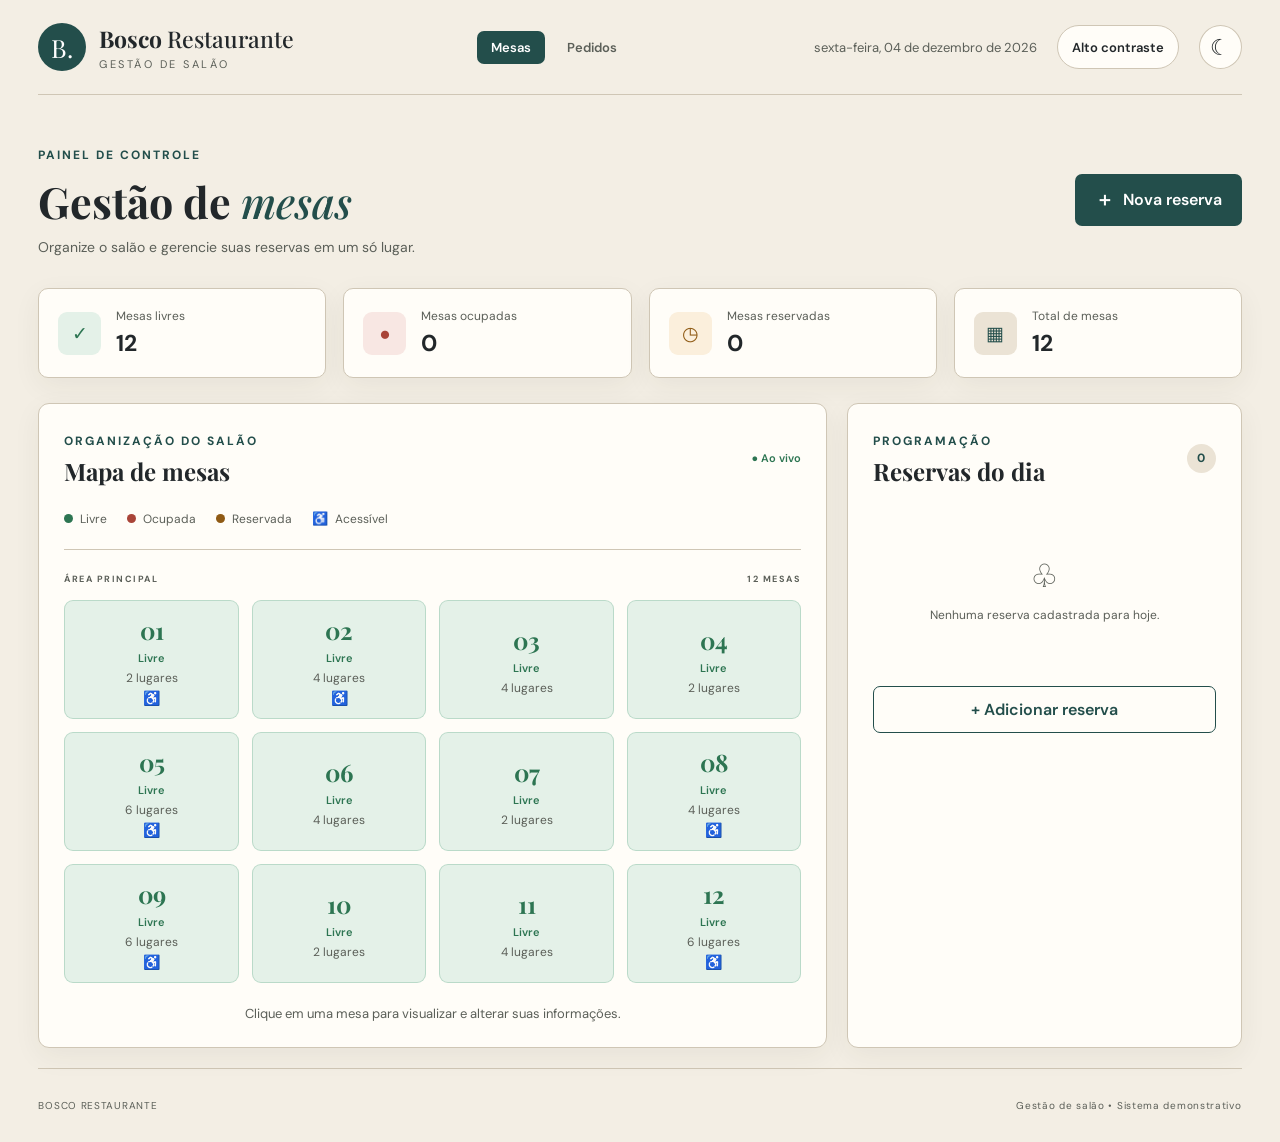
<file: index.html>
<!DOCTYPE html>
<html lang="pt-BR">
<head>
    <meta charset="UTF-8">
    <meta name="viewport" content="width=device-width, initial-scale=1.0">
    <title>Bosco Restaurante | Gestão de Mesas</title>

    <link rel="stylesheet" href="style.css">

    <link rel="preconnect" href="https://fonts.googleapis.com">
    <link rel="preconnect" href="https://fonts.gstatic.com" crossorigin>

    <link href="https://fonts.googleapis.com/css2?family=DM+Sans:wght@400;500;600;700&family=Playfair+Display:wght@500;600;700&display=swap" rel="stylesheet">
</head>

<body>
    <div class="app-container">

        <header class="topbar">
            <div class="brand">
                <div class="brand-icon">B.</div>
                <div>
                    <h1>Bosco <span>Restaurante</span></h1>
                    <p>GESTÃO DE SALÃO</p>
                </div>
            </div>
            
<nav class="nav-principal" aria-label="Módulos do sistema">
             <a href="index.html" class="nav-link active">Mesas</a>
             <a href="pedidos.html" class="nav-link">Pedidos</a>
         </nav>
            
            <div class="header-actions">
                <span class="date-display" id="currentDate"></span>
                <button class="contrast-toggle" id="highContrastToggle" type="button" aria-pressed="false">Alto contraste</button>
                <button class="theme-toggle" id="themeToggle" aria-label="Alternar tema">
                    <span id="themeIcon">☾</span>
                </button>
            </div>
        </header>

        <main>
            <section class="welcome-section">
                <div>
                    <span class="eyebrow">PAINEL DE CONTROLE</span>
                    <h2>Gestão de <em>mesas</em></h2>
                    <p>Organize o salão e gerencie suas reservas em um só lugar.</p>
                </div>

                <button class="primary-button" id="openReservation">
                    <span>＋</span> Nova reserva
                </button>
            </section>

            <section class="summary-grid">
                <article class="summary-card">
                    <div class="summary-icon free-icon">✓</div>
                    <div>
                        <p>Mesas livres</p>
                        <strong id="freeCount">0</strong>
                    </div>
                </article>

                <article class="summary-card">
                    <div class="summary-icon occupied-icon">●</div>
                    <div>
                        <p>Mesas ocupadas</p>
                        <strong id="occupiedCount">0</strong>
                    </div>
                </article>

                <article class="summary-card">
                    <div class="summary-icon reserved-icon">◷</div>
                    <div>
                        <p>Mesas reservadas</p>
                        <strong id="reservedCount">0</strong>
                    </div>
                </article>

                <article class="summary-card">
                    <div class="summary-icon total-icon">▦</div>
                    <div>
                        <p>Total de mesas</p>
                        <strong id="totalCount">12</strong>
                    </div>
                </article>
            </section>

            <section class="content-grid">

                <div class="map-panel">
                    <div class="panel-heading">
                        <div>
                            <span class="eyebrow">ORGANIZAÇÃO DO SALÃO</span>
                            <h3>Mapa de mesas</h3>
                        </div>
                        <span class="live-indicator">● Ao vivo</span>
                    </div>

                    <div class="legend">
                        <span><i class="dot free-dot"></i> Livre</span>
                        <span><i class="dot occupied-dot"></i> Ocupada</span>
                        <span><i class="dot reserved-dot"></i> Reservada</span>
                        <span><i class="access-mark" aria-hidden="true">♿</i> Acessível</span>
                    </div>

                    <div class="salon-label">
                        <span>ÁREA PRINCIPAL</span>
                        <span>12 MESAS</span>
                    </div>

                    <div class="tables-grid" id="tablesGrid"></div>

                    <p class="map-hint">
                        Clique em uma mesa para visualizar e alterar suas informações.
                    </p>
                </div>

                <aside class="reservations-panel">
                    <div class="panel-heading">
                        <div>
                            <span class="eyebrow">PROGRAMAÇÃO</span>
                            <h3>Reservas do dia</h3>
                        </div>
                        <span class="reservation-number" id="reservationCount">0</span>
                    </div>

                    <div class="reservations-list" id="reservationsList">
                        <div class="empty-state">
                            <span>♧</span>
                            <p>Nenhuma reserva cadastrada.</p>
                        </div>
                    </div>

                    <button class="secondary-button" id="openReservationBottom">
                        + Adicionar reserva
                    </button>
                </aside>

            </section>
        </main>

        <footer>
            <span>BOSCO RESTAURANTE</span>
            <span>Gestão de salão • Sistema demonstrativo</span>
        </footer>
    </div>

    <!-- MODAL DE RESERVA -->

    <div class="modal-overlay" id="reservationModal">
        <div class="modal">
            <div class="modal-header">
                <div>
                    <span class="eyebrow">NOVA RESERVA</span>
                    <h3>Registrar reserva</h3>
                </div>
                <button class="close-modal" data-close="reservationModal">×</button>
            </div>

            <form id="reservationForm">
                <label for="customerName">Nome do cliente</label>
                <input type="text" id="customerName" placeholder="Digite o nome completo" required>

                <div class="form-row">
                    <div>
                        <label for="reservationDate">Data</label>
                        <input type="date" id="reservationDate" required>
                    </div>

                    <div>
                        <label for="reservationTime">Horário</label>
                        <input type="time" id="reservationTime" required>
                    </div>
                </div>

                <div class="form-row">
                    <div>
                        <label for="peopleCount">Quantidade de pessoas</label>
                        <input type="number" id="peopleCount" min="1" max="12" value="2" required>
                    </div>

                    <div>
                        <label for="reservationTable">Mesa</label>
                        <select id="reservationTable" required>
                            <option value="">Selecione uma mesa</option>
                        </select>
                    </div>
                </div>

                <fieldset class="accessibility-fieldset">
                    <legend>Necessidades de acessibilidade <span class="optional">(opcional)</span></legend>
                    <p class="field-hint">Marque apenas o que for necessário. O sistema sugere somente mesas adequadas.</p>

                    <div class="needs-grid">
                        <label class="check-option">
                            <input type="checkbox" name="accessNeeds" value="wheelchair">
                            Cadeirante
                        </label>
                        <label class="check-option">
                            <input type="checkbox" name="accessNeeds" value="reduced_mobility">
                            Mobilidade reduzida
                        </label>
                        <label class="check-option">
                            <input type="checkbox" name="accessNeeds" value="guide_dog">
                            Cão-guia
                        </label>
                        <label class="check-option">
                            <input type="checkbox" name="accessNeeds" value="visual">
                            Deficiência visual
                        </label>
                        <label class="check-option">
                            <input type="checkbox" name="accessNeeds" value="hearing">
                            Deficiência auditiva
                        </label>
                    </div>
                </fieldset>

                <div class="suggestion-box" id="tableSuggestions" aria-live="polite" hidden></div>

                <label for="reservationNotes">Observações</label>
                <textarea id="reservationNotes" placeholder="Alguma informação adicional?"></textarea>

                <div class="modal-actions">
                    <button type="button" class="cancel-button" data-close="reservationModal">Cancelar</button>
                    <button type="submit" class="primary-button">Salvar reserva</button>
                </div>
            </form>
        </div>
    </div>

    <!-- MODAL DE DETALHES DA MESA -->

    <div class="modal-overlay" id="tableModal">
        <div class="modal">
            <div class="modal-header">
                <div>
                    <span class="eyebrow">GERENCIAMENTO</span>
                    <h3 id="tableModalTitle">Mesa</h3>
                </div>
                <button class="close-modal" data-close="tableModal">×</button>
            </div>

            <div class="table-details">
                <p>Status atual</p>
                <span id="currentTableStatus" class="status-badge"></span>
            </div>

            <label for="tableStatus">Alterar status</label>
            <select id="tableStatus">
                <option value="free">Livre</option>
                <option value="occupied">Ocupada</option>
                <option value="reserved">Reservada</option>
            </select>

            <div id="tableReservationInfo" class="table-reservation-info"></div>

            <div class="modal-actions">
                <button class="cancel-button" data-close="tableModal">Fechar</button>
                <button class="primary-button" id="saveTableStatus">Salvar alterações</button>
            </div>
        </div>
    </div>

    <div class="toast" id="toast"></div>

    <script src="script.js"></script>
</body>
</html>
</file>
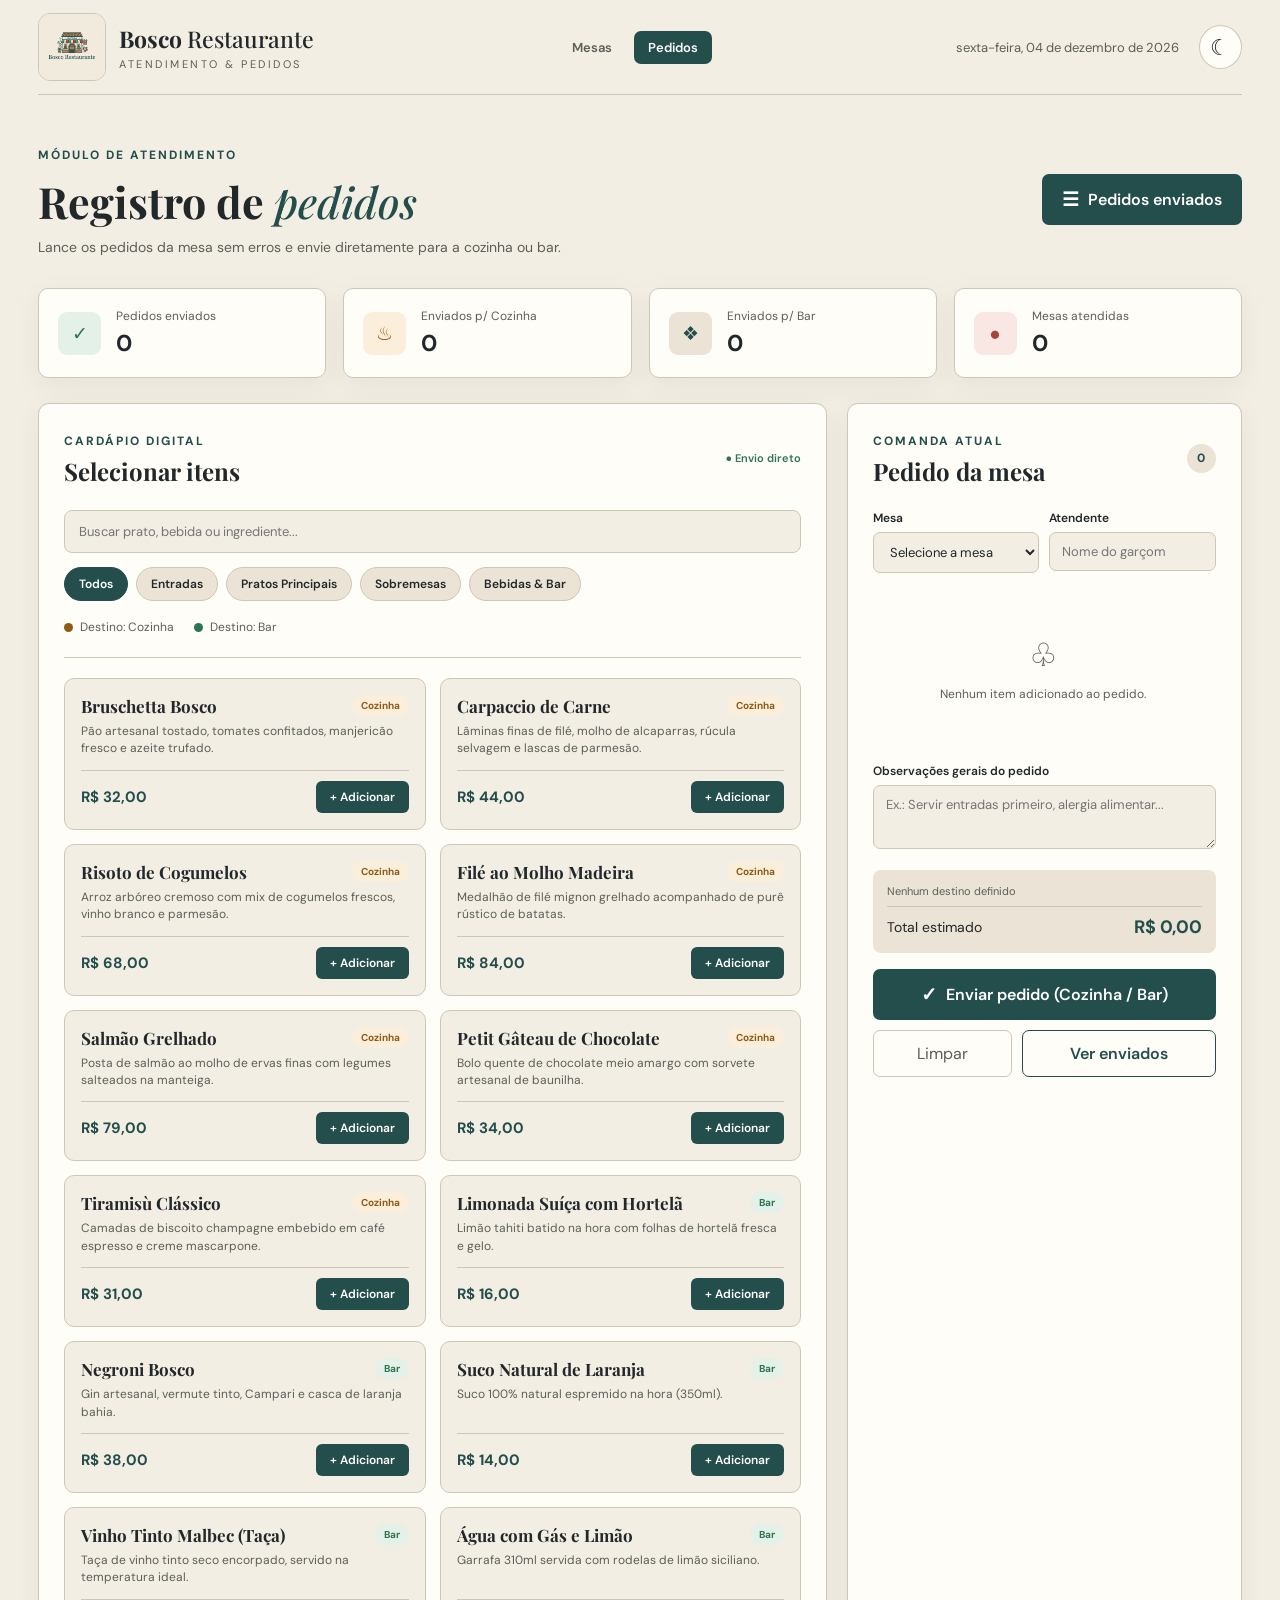
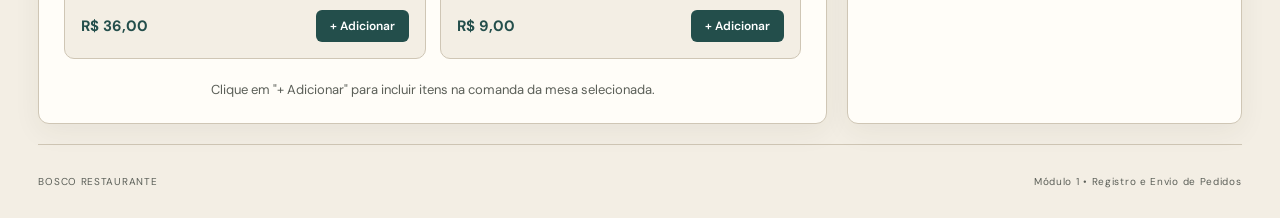
<file: pedidos.html>
<!DOCTYPE html>
<html lang="pt-BR">
<head>
    <meta charset="UTF-8">
    <meta name="viewport" content="width=device-width, initial-scale=1.0">
    <title>Bosco Restaurante | Registro de Pedidos</title>
    <link rel="icon" type="image/png" href="logo.png">

    <link rel="stylesheet" href="style.css">

    <link rel="preconnect" href="https://fonts.googleapis.com">
    <link rel="preconnect" href="https://fonts.gstatic.com" crossorigin>
    <link href="https://fonts.googleapis.com/css2?family=DM+Sans:wght@400;500;600;700&family=Playfair+Display:wght@500;600;700&display=swap" rel="stylesheet">
</head>

<body>
    <div class="app-container">

        <header class="topbar">
            <div class="brand">
                <img src="logo.png" alt="Logo Bosco Restaurante" class="brand-logo">
                <div>
                    <h1>Bosco <span>Restaurante</span></h1>
                    <p>ATENDIMENTO & PEDIDOS</p>
                </div>
            </div>
            
<nav class="nav-principal" aria-label="Módulos do sistema">
                <a href="index.html" class="nav-link">Mesas</a>
                <a href="pedidos.html" class="nav-link active">Pedidos</a>
            </nav>
            
            <div class="header-actions">
                <span class="date-display" id="currentDate"></span>
                <button class="theme-toggle" id="themeToggle" aria-label="Alternar tema">
                    <span id="themeIcon">☾</span>
                </button>
            </div>
        </header>

        <main>
            <section class="welcome-section">
                <div>
                    <span class="eyebrow">MÓDULO DE ATENDIMENTO</span>
                    <h2>Registro de <em>pedidos</em></h2>
                    <p>Lance os pedidos da mesa sem erros e envie diretamente para a cozinha ou bar.</p>
                </div>

                <button class="primary-button" id="openSentOrdersBtn">
                    <span>☰</span> Pedidos enviados
                </button>
            </section>

            <section class="summary-grid">
                <article class="summary-card">
                    <div class="summary-icon free-icon">✓</div>
                    <div>
                        <p>Pedidos enviados</p>
                        <strong id="totalOrdersCount">0</strong>
                    </div>
                </article>

                <article class="summary-card">
                    <div class="summary-icon reserved-icon">♨</div>
                    <div>
                        <p>Enviados p/ Cozinha</p>
                        <strong id="kitchenOrdersCount">0</strong>
                    </div>
                </article>

                <article class="summary-card">
                    <div class="summary-icon total-icon">❖</div>
                    <div>
                        <p>Enviados p/ Bar</p>
                        <strong id="barOrdersCount">0</strong>
                    </div>
                </article>

                <article class="summary-card">
                    <div class="summary-icon occupied-icon">●</div>
                    <div>
                        <p>Mesas atendidas</p>
                        <strong id="activeTablesCount">0</strong>
                    </div>
                </article>
            </section>

            <section class="content-grid">

                <!-- COLUNA ESQUERDA: CARDÁPIO -->
                <div class="map-panel">
                    <div class="panel-heading">
                        <div>
                            <span class="eyebrow">CARDÁPIO DIGITAL</span>
                            <h3>Selecionar itens</h3>
                        </div>
                        <span class="live-indicator">● Envio direto</span>
                    </div>

                    <div class="ped-controls">
                        <input
                            type="search"
                            id="menuSearch"
                            class="ped-search-input"
                            placeholder="Buscar prato, bebida ou ingrediente..."
                            aria-label="Buscar item no cardápio"
                        >

                        <div class="ped-tabs" id="categoryTabs" role="tablist">
                            <button type="button" class="ped-tab active" data-category="all">Todos</button>
                            <button type="button" class="ped-tab" data-category="entradas">Entradas</button>
                            <button type="button" class="ped-tab" data-category="principais">Pratos Principais</button>
                            <button type="button" class="ped-tab" data-category="sobremesas">Sobremesas</button>
                            <button type="button" class="ped-tab" data-category="bebidas">Bebidas & Bar</button>
                        </div>
                    </div>

                    <div class="legend ped-legend">
                        <span><i class="dot reserved-dot"></i> Destino: Cozinha</span>
                        <span><i class="dot free-dot"></i> Destino: Bar</span>
                    </div>

                    <div class="ped-menu-grid" id="menuGrid"></div>

                    <p class="map-hint">
                        Clique em "+ Adicionar" para incluir itens na comanda da mesa selecionada.
                    </p>
                </div>

                <!-- COLUNA DIREITA: COMANDA / PEDIDO ATUAL -->
                <aside class="reservations-panel">
                    <div class="panel-heading">
                        <div>
                            <span class="eyebrow">COMANDA ATUAL</span>
                            <h3>Pedido da mesa</h3>
                        </div>
                        <span class="reservation-number" id="orderItemsBadge">0</span>
                    </div>

                    <form id="orderForm" class="ped-order-form">
                        <div class="ped-form-grid">
                            <div>
                                <label for="orderTableSelect">Mesa</label>
                                <select id="orderTableSelect" required>
                                    <option value="">Selecione a mesa</option>
                                </select>
                            </div>

                            <div>
                                <label for="waiterName">Atendente</label>
                                <input type="text" id="waiterName" placeholder="Nome do garçom" required>
                            </div>
                        </div>

                        <div class="ped-cart-list" id="currentOrderList">
                            <div class="empty-state">
                                <span>♧</span>
                                <p>Nenhum item adicionado ao pedido.</p>
                            </div>
                        </div>

                        <div class="ped-notes-group">
                            <label for="orderGeneralNotes">Observações gerais do pedido</label>
                            <textarea id="orderGeneralNotes" placeholder="Ex.: Servir entradas primeiro, alergia alimentar..."></textarea>
                        </div>

                        <div class="ped-summary-box">
                            <div class="ped-routing-info" id="routingPreview">
                                Nenhum destino definido
                            </div>
                            <div class="ped-total-row">
                                <span>Total estimado</span>
                                <strong id="orderTotalValue">R$ 0,00</strong>
                            </div>
                        </div>

                        <div class="ped-actions-stack">
                            <button type="submit" class="primary-button ped-submit-btn">
                                <span>✓</span> Enviar pedido (Cozinha / Bar)
                            </button>

                            <div class="ped-secondary-actions">
                                <button type="button" class="cancel-button" id="clearOrderBtn">Limpar</button>
                                <button type="button" class="secondary-button ped-no-margin" id="viewSentOrdersBottom">
                                    Ver enviados
                                </button>
                            </div>
                        </div>
                    </form>
                </aside>

            </section>
        </main>

        <footer>
            <span>BOSCO RESTAURANTE</span>
            <span>Módulo 1 • Registro e Envio de Pedidos</span>
        </footer>
    </div>

    <!-- MODAL DE PEDIDOS ENVIADOS -->
    <div class="modal-overlay" id="sentOrdersModal">
        <div class="modal ped-modal-wide">
            <div class="modal-header">
                <div>
                    <span class="eyebrow">FILA DE PRODUÇÃO</span>
                    <h3>Pedidos enviados hoje</h3>
                </div>
                <button class="close-modal" data-close="sentOrdersModal" aria-label="Fechar modal">×</button>
            </div>

            <div class="ped-modal-filter">
                <label for="sentOrdersFilter">Filtrar por setor de destino</label>
                <select id="sentOrdersFilter">
                    <option value="all">Todos os setores (Cozinha e Bar)</option>
                    <option value="Cozinha">Apenas Cozinha</option>
                    <option value="Bar">Apenas Bar</option>
                </select>
            </div>

            <div class="reservations-list" id="sentOrdersList"></div>

            <div class="modal-actions">
                <button type="button" class="cancel-button" data-close="sentOrdersModal">Fechar</button>
            </div>
        </div>
    </div>

    <div class="toast" id="toast"></div>

    <script src="pedidos.js"></script>
</body>
</html>
</file>
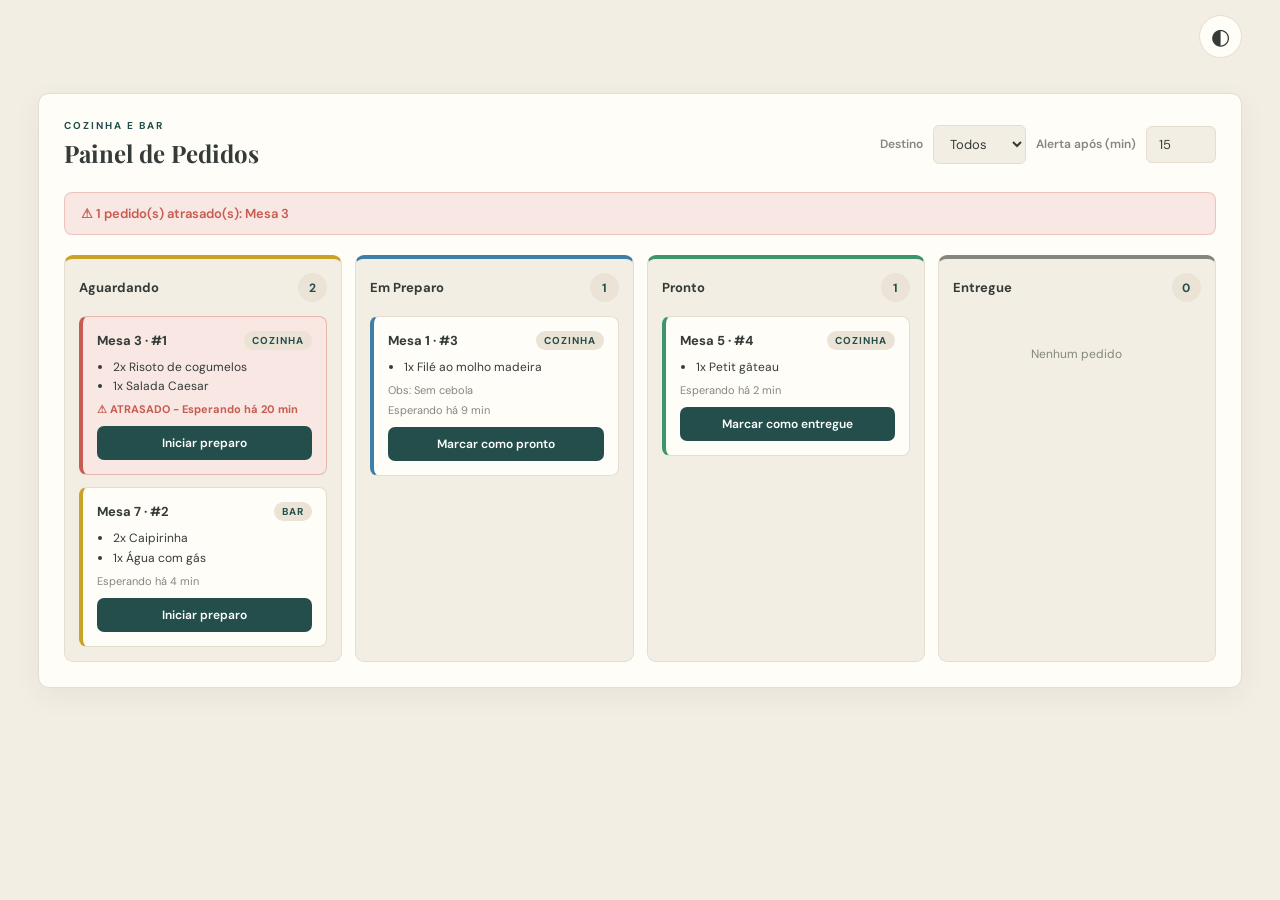
<file: previa-painel.html>
<!DOCTYPE html>
<html lang="pt-BR"><head><meta charset="UTF-8">
<meta name="viewport" content="width=device-width, initial-scale=1.0">
<title>Prévia - Painel de Pedidos (padrão do grupo)</title>
<link href="https://fonts.googleapis.com/css2?family=DM+Sans:wght@400;500;600;700&family=Playfair+Display:wght@500;700&display=swap" rel="stylesheet">
<style>

:root {
    --bg: #f3eee4;
    --surface: #fffdf8;
    --surface-soft: #ebe3d5;
    --text: #343b38;
    --muted: #85877f;
    --primary: #234e4b;
    --primary-hover: #173d3b;
    --border: #e5ddcf;
    --shadow: 0 8px 28px rgba(55, 47, 34, .06);

    --free: #3e946d;
    --free-bg: #e4f1e8;
    --occupied: #c75c50;
    --occupied-bg: #f8e7e3;
    --reserved: #d38a37;
    --reserved-bg: #fbefdc;
}

body.dark-theme {
    --bg: #142e32;
    --surface: #1d3b3e;
    --surface-soft: #28484a;
    --text: #f2eee4;
    --muted: #b2c0b9;
    --primary: #c38a57;
    --primary-hover: #d29b68;
    --border: #355457;
    --shadow: 0 8px 28px rgba(0, 0, 0, .16);

    --free-bg: #234b42;
    --occupied-bg: #573936;
    --reserved-bg: #59452d;
}

* {
    margin: 0;
    padding: 0;
    box-sizing: border-box;
}

body {
    background: var(--bg);
    color: var(--text);
    font-family: 'DM Sans', sans-serif;
    min-height: 100vh;
    transition: background .3s, color .3s;
}

button, input, select, textarea {
    font: inherit;
}

button {
    cursor: pointer;
}

.app-container {
    width: min(1440px, 94%);
    margin: auto;
}

/* HEADER */

.topbar {
    min-height: 95px;
    display: flex;
    align-items: center;
    justify-content: space-between;
    border-bottom: 1px solid var(--border);
}

.brand {
    display: flex;
    align-items: center;
    gap: 13px;
}

.brand-icon {
    width: 48px;
    height: 48px;
    background: var(--primary);
    color: #fff;
    display: grid;
    place-items: center;
    font-family: 'Playfair Display', serif;
    font-size: 25px;
    border-radius: 50%;
}

.brand h1 {
    font-family: 'Playfair Display', serif;
    font-size: 23px;
}

.brand h1 span {
    font-weight: 500;
}

.brand p {
    color: var(--muted);
    font-size: 9px;
    letter-spacing: 2.5px;
    margin-top: 3px;
}

.header-actions {
    display: flex;
    align-items: center;
    gap: 20px;
}

.date-display {
    color: var(--muted);
    font-size: 13px;
}

.theme-toggle {
    border: 1px solid var(--border);
    background: var(--surface);
    color: var(--text);
    border-radius: 50%;
    width: 43px;
    height: 43px;
    font-size: 22px;
}

/* WELCOME */

.welcome-section {
    display: flex;
    align-items: center;
    justify-content: space-between;
    gap: 20px;
    padding: 48px 0 32px;
}

.eyebrow {
    color: var(--primary);
    font-size: 10px;
    font-weight: 700;
    letter-spacing: 2px;
}

.welcome-section h2 {
    font-family: 'Playfair Display', serif;
    font-size: clamp(32px, 4vw, 43px);
    margin: 8px 0;
}

.welcome-section h2 em {
    color: var(--primary);
    font-weight: 500;
}

.welcome-section p {
    color: var(--muted);
    font-size: 14px;
}

.primary-button {
    background: var(--primary);
    color: #fff;
    border: none;
    padding: 13px 20px;
    border-radius: 7px;
    font-weight: 600;
    transition: .2s;
}

.primary-button:hover {
    background: var(--primary-hover);
    transform: translateY(-2px);
}

.primary-button span {
    font-size: 19px;
    vertical-align: -1px;
    margin-right: 5px;
}

/* SUMMARY */

.summary-grid {
    display: grid;
    grid-template-columns: repeat(4, 1fr);
    gap: 17px;
    margin-bottom: 25px;
}

.summary-card {
    background: var(--surface);
    border: 1px solid var(--border);
    border-radius: 10px;
    padding: 19px;
    display: flex;
    align-items: center;
    gap: 15px;
    box-shadow: var(--shadow);
}

.summary-icon {
    width: 43px;
    height: 43px;
    border-radius: 9px;
    display: grid;
    place-items: center;
    font-size: 19px;
}

.free-icon {
    background: var(--free-bg);
    color: var(--free);
}

.occupied-icon {
    background: var(--occupied-bg);
    color: var(--occupied);
}

.reserved-icon {
    background: var(--reserved-bg);
    color: var(--reserved);
}

.total-icon {
    background: var(--surface-soft);
    color: var(--primary);
}

.summary-card p {
    color: var(--muted);
    font-size: 12px;
    margin-bottom: 4px;
}

.summary-card strong {
    font-size: 23px;
}

/* MAIN CONTENT */

.content-grid {
    display: grid;
    grid-template-columns: minmax(0, 1.8fr) minmax(280px, .9fr);
    gap: 20px;
}

.map-panel, .reservations-panel {
    background: var(--surface);
    border: 1px solid var(--border);
    border-radius: 11px;
    padding: 25px;
    box-shadow: var(--shadow);
    min-width: 0;
}

.panel-heading {
    display: flex;
    align-items: center;
    justify-content: space-between;
    margin-bottom: 23px;
}

.panel-heading h3 {
    font-family: 'Playfair Display', serif;
    font-size: 24px;
    margin-top: 5px;
}

.live-indicator {
    color: var(--free);
    font-size: 11px;
    font-weight: 600;
}

.legend {
    display: flex;
    flex-wrap: wrap;
    gap: 20px;
    padding-bottom: 22px;
    border-bottom: 1px solid var(--border);
}

.legend span {
    font-size: 12px;
    color: var(--muted);
    display: flex;
    align-items: center;
    gap: 7px;
}

.dot {
    width: 9px;
    height: 9px;
    border-radius: 50%;
}

.free-dot { background: var(--free); }
.occupied-dot { background: var(--occupied); }
.reserved-dot { background: var(--reserved); }

.salon-label {
    display: flex;
    justify-content: space-between;
    color: var(--muted);
    font-size: 9px;
    letter-spacing: 1.5px;
    font-weight: 700;
    margin: 23px 0 15px;
}

/* TABLE MAP */

.tables-grid {
    display: grid;
    grid-template-columns: repeat(4, minmax(0, 1fr));
    gap: 13px;
}

.table-card {
    min-height: 112px;
    border: 1px solid transparent;
    border-radius: 9px;
    padding: 13px 8px;
    display: flex;
    flex-direction: column;
    align-items: center;
    justify-content: center;
    gap: 5px;
    transition: .2s;
    cursor: pointer;
}

.table-card:hover {
    transform: translateY(-4px);
    box-shadow: var(--shadow);
}

.table-card.free {
    background: var(--free-bg);
    border-color: rgba(62, 148, 109, .25);
}

.table-card.occupied {
    background: var(--occupied-bg);
    border-color: rgba(199, 92, 80, .25);
}

.table-card.reserved {
    background: var(--reserved-bg);
    border-color: rgba(211, 138, 55, .25);
}

.table-number {
    font-family: 'Playfair Display', serif;
    font-size: 24px;
    font-weight: 700;
}

.table-card.free .table-number,
.table-card.free .table-status {
    color: var(--free);
}

.table-card.occupied .table-number,
.table-card.occupied .table-status {
    color: var(--occupied);
}

.table-card.reserved .table-number,
.table-card.reserved .table-status {
    color: var(--reserved);
}

.table-status {
    font-size: 11px;
    font-weight: 600;
}

.table-capacity {
    font-size: 10px;
    color: var(--muted);
}

.map-hint {
    color: var(--muted);
    font-size: 11px;
    text-align: center;
    margin-top: 22px;
}

/* RESERVATIONS */

.reservation-number {
    background: var(--surface-soft);
    color: var(--primary);
    border-radius: 50%;
    width: 29px;
    height: 29px;
    display: grid;
    place-items: center;
    font-weight: 700;
    font-size: 12px;
}

.reservations-list {
    display: flex;
    flex-direction: column;
    gap: 12px;
    max-height: 390px;
    overflow-y: auto;
}

.reservation-item {
    border: 1px solid var(--border);
    border-radius: 8px;
    padding: 14px;
    display: flex;
    justify-content: space-between;
    gap: 10px;
    align-items: center;
}

.reservation-item h4 {
    font-size: 13px;
    margin-bottom: 5px;
}

.reservation-item p {
    font-size: 11px;
    color: var(--muted);
    margin-top: 3px;
}

.reservation-time {
    color: var(--primary);
    font-size: 12px;
    font-weight: 700;
    white-space: nowrap;
}

.delete-reservation {
    background: transparent;
    border: none;
    color: var(--occupied);
    font-size: 18px;
    margin-left: 8px;
}

.empty-state {
    text-align: center;
    color: var(--muted);
    padding: 45px 10px;
}

.empty-state span {
    font-size: 32px;
}

.empty-state p {
    font-size: 12px;
    margin-top: 10px;
}

.secondary-button {
    width: 100%;
    background: transparent;
    border: 1px solid var(--primary);
    color: var(--primary);
    padding: 12px;
    border-radius: 7px;
    margin-top: 18px;
    font-weight: 600;
    transition: .2s;
}

.secondary-button:hover {
    background: var(--primary);
    color: #fff;
}

/* MODALS */

.modal-overlay {
    position: fixed;
    inset: 0;
    background: rgba(12, 23, 22, .62);
    display: none;
    justify-content: center;
    align-items: center;
    padding: 15px;
    z-index: 10;
    backdrop-filter: blur(4px);
}

.modal-overlay.active {
    display: flex;
}

.modal {
    background: var(--surface);
    color: var(--text);
    width: min(470px, 100%);
    padding: 28px;
    border-radius: 12px;
    max-height: 90vh;
    overflow-y: auto;
    box-shadow: 0 20px 60px rgba(0,0,0,.2);
    animation: appear .2s ease;
}

@keyframes appear {
    from { opacity: 0; transform: translateY(12px); }
    to { opacity: 1; transform: translateY(0); }
}

.modal-header {
    display: flex;
    justify-content: space-between;
    align-items: flex-start;
    margin-bottom: 24px;
}

.modal-header h3 {
    font-family: 'Playfair Display', serif;
    font-size: 25px;
    margin-top: 5px;
}

.close-modal {
    background: var(--surface-soft);
    border: none;
    color: var(--text);
    width: 32px;
    height: 32px;
    border-radius: 50%;
    font-size: 21px;
}

.modal label {
    display: block;
    font-size: 12px;
    font-weight: 600;
    margin: 15px 0 7px;
}

.modal input,
.modal select,
.modal textarea {
    width: 100%;
    padding: 12px;
    border: 1px solid var(--border);
    border-radius: 6px;
    background: var(--bg);
    color: var(--text);
    outline: none;
}

.modal input:focus,
.modal select:focus,
.modal textarea:focus {
    border-color: var(--primary);
}

.modal textarea {
    resize: vertical;
    min-height: 80px;
}

.form-row {
    display: grid;
    grid-template-columns: 1fr 1fr;
    gap: 13px;
}

.modal-actions {
    display: flex;
    justify-content: flex-end;
    gap: 10px;
    margin-top: 25px;
}

.cancel-button {
    background: transparent;
    color: var(--muted);
    border: 1px solid var(--border);
    border-radius: 7px;
    padding: 12px 17px;
}

.table-details {
    background: var(--surface-soft);
    border-radius: 8px;
    padding: 14px;
    margin-bottom: 15px;
}

.table-details p {
    font-size: 11px;
    color: var(--muted);
    margin-bottom: 8px;
}

.status-badge {
    font-size: 12px;
    font-weight: 700;
}

.status-badge.free { color: var(--free); }
.status-badge.occupied { color: var(--occupied); }
.status-badge.reserved { color: var(--reserved); }

.table-reservation-info {
    font-size: 12px;
    color: var(--muted);
    line-height: 1.7;
    margin-top: 15px;
}

/* NOTIFICATIONS */

.toast {
    position: fixed;
    bottom: 25px;
    right: 25px;
    background: var(--primary);
    color: white;
    padding: 14px 20px;
    border-radius: 8px;
    font-size: 13px;
    opacity: 0;
    transform: translateY(15px);
    transition: .25s;
    pointer-events: none;
    z-index: 20;
}

.toast.show {
    opacity: 1;
    transform: translateY(0);
}

/* FOOTER */

footer {
    display: flex;
    justify-content: space-between;
    gap: 10px;
    padding: 30px 0;
    margin-top: 20px;
    border-top: 1px solid var(--border);
    color: var(--muted);
    font-size: 10px;
    letter-spacing: .7px;
}

/* RESPONSIVE */

@media (max-width: 950px) {
    .content-grid {
        grid-template-columns: 1fr;
    }

    .summary-grid {
        grid-template-columns: repeat(2, 1fr);
    }
}

@media (max-width: 600px) {
    .app-container {
        width: 92%;
    }

    .topbar {
        min-height: 78px;
    }

    .date-display {
        display: none;
    }

    .welcome-section {
        align-items: flex-start;
        flex-direction: column;
        padding: 32px 0 25px;
    }

    .summary-grid {
        gap: 10px;
    }

    .summary-card {
        padding: 13px 10px;
        gap: 9px;
    }

    .summary-icon {
        width: 34px;
        height: 34px;
    }

    .summary-card p {
        font-size: 10px;
    }

    .summary-card strong {
        font-size: 20px;
    }

    .map-panel, .reservations-panel {
        padding: 17px;
    }

    .tables-grid {
        grid-template-columns: repeat(3, minmax(0, 1fr));
        gap: 8px;
    }

    .table-card {
        min-height: 100px;
    }

    .form-row {
        grid-template-columns: 1fr;
        gap: 0;
    }

    footer {
        flex-direction: column;
    }
}

@media (prefers-reduced-motion: reduce) {
    *, *::before, *::after {
        animation-duration: .01ms !important;
        transition-duration: .01ms !important;
    }
}

/* ===================================================== */
/* PARTE 2 - MÓDULO DE STATUS DOS PEDIDOS (Kemilly)      */
/* Segue o padrão do style.css do grupo:                 */
/* fontes DM Sans / Playfair Display, variáveis de cor,  */
/* painel igual ao .map-panel e suporte ao tema escuro.  */
/* ===================================================== */

/* Cores dos status (mesmo estilo das variáveis do grupo).
   Ficam no body para acompanhar o tema escuro automaticamente. */
body {
    --waiting: #c9a227;      /* Aguardando (amarelo) */
    --waiting-bg: #fbf3d9;
    --preparing: #3f7ea6;    /* Em preparo (azul) */
    --preparing-bg: #e3eef5;
    --ready: var(--free);    /* Pronto (verde do grupo) */
    --ready-bg: var(--free-bg);
    --delivered: var(--muted);         /* Entregue (cinza) */
    --delivered-bg: var(--surface-soft);
    --late: var(--occupied);           /* Atrasado (vermelho do grupo) */
    --late-bg: var(--occupied-bg);
}

body.dark-theme {
    --waiting-bg: #574b2a;
    --preparing-bg: #2b4656;
}

/* Painel (mesmo visual do .map-panel) */
.status-panel {
    background: var(--surface);
    border: 1px solid var(--border);
    border-radius: 11px;
    padding: 25px;
    box-shadow: var(--shadow);
    margin-top: 20px;
}

/* Filtros no cabeçalho */
.status-controles {
    display: flex;
    align-items: center;
    flex-wrap: wrap;
    gap: 10px;
}

.status-controles label {
    font-size: 12px;
    font-weight: 600;
    color: var(--muted);
}

.status-controles select,
.status-controles input {
    padding: 9px 12px;
    border: 1px solid var(--border);
    border-radius: 6px;
    background: var(--bg);
    color: var(--text);
    font-size: 13px;
    outline: none;
}

.status-controles select:focus,
.status-controles input:focus {
    border-color: var(--primary);
}

.status-controles input {
    width: 70px;
}

/* Aviso de pedidos atrasados */
.status-alerta {
    background: var(--late-bg);
    color: var(--late);
    border: 1px solid rgba(199, 92, 80, .25);
    border-radius: 8px;
    padding: 12px 16px;
    font-size: 13px;
    font-weight: 600;
    margin-bottom: 20px;
}

/* Quadro com as 4 colunas */
.status-quadro {
    display: grid;
    grid-template-columns: repeat(4, minmax(0, 1fr));
    gap: 13px;
}

.status-coluna {
    background: var(--bg);
    border: 1px solid var(--border);
    border-top: 4px solid;
    border-radius: 9px;
    padding: 14px;
    min-height: 300px;
}

.coluna-aguardando { border-top-color: var(--waiting); }
.coluna-preparo    { border-top-color: var(--preparing); }
.coluna-pronto     { border-top-color: var(--ready); }
.coluna-entregue   { border-top-color: var(--delivered); }

.status-coluna h3 {
    display: flex;
    justify-content: space-between;
    align-items: center;
    font-size: 13px;
    font-weight: 700;
    margin-bottom: 14px;
}

/* Contador (mesmo estilo do .reservation-number) */
.status-contador {
    background: var(--surface-soft);
    color: var(--primary);
    border-radius: 50%;
    width: 29px;
    height: 29px;
    display: grid;
    place-items: center;
    font-size: 12px;
    font-weight: 700;
}

.status-lista {
    display: flex;
    flex-direction: column;
    gap: 12px;
}

.status-vazio {
    text-align: center;
    color: var(--muted);
    font-size: 12px;
    padding: 30px 10px;
}

/* Card de pedido */
.status-card {
    background: var(--surface);
    border: 1px solid var(--border);
    border-left: 4px solid;
    border-radius: 8px;
    padding: 14px;
    transition: .2s;
}

.status-card:hover {
    transform: translateY(-2px);
    box-shadow: var(--shadow);
}

.status-card.aguardando { border-left-color: var(--waiting); }
.status-card.preparo    { border-left-color: var(--preparing); }
.status-card.pronto     { border-left-color: var(--ready); }
.status-card.entregue   { border-left-color: var(--delivered); opacity: .75; }

/* Pedido atrasado */
.status-card.atrasado {
    background: var(--late-bg);
    border-color: rgba(199, 92, 80, .35);
    border-left-color: var(--late);
    animation: status-piscar 1.4s infinite;
}

@keyframes status-piscar {
    0%, 100% { box-shadow: 0 0 0 rgba(199, 92, 80, 0); }
    50%      { box-shadow: 0 0 12px rgba(199, 92, 80, .45); }
}

.status-card-topo {
    display: flex;
    justify-content: space-between;
    align-items: center;
    gap: 8px;
    font-size: 13px;
    font-weight: 700;
    margin-bottom: 8px;
}

.status-destino {
    background: var(--surface-soft);
    color: var(--primary);
    font-size: 10px;
    font-weight: 700;
    letter-spacing: 1px;
    text-transform: uppercase;
    padding: 3px 8px;
    border-radius: 10px;
}

.status-itens {
    font-size: 12px;
    padding-left: 16px;
    margin-bottom: 6px;
    line-height: 1.6;
}

.status-obs {
    font-size: 11px;
    color: var(--muted);
    margin-bottom: 6px;
}

.status-tempo {
    font-size: 11px;
    color: var(--muted);
    margin-bottom: 10px;
}

.status-card.atrasado .status-tempo {
    color: var(--late);
    font-weight: 700;
}

/* Botão do card (mesmo estilo do .primary-button) */
.status-botao {
    width: 100%;
    background: var(--primary);
    color: #fff;
    border: none;
    border-radius: 7px;
    padding: 9px;
    font-size: 12px;
    font-weight: 600;
    transition: .2s;
}

.status-botao:hover {
    background: var(--primary-hover);
    transform: translateY(-2px);
}

/* Telas menores */
@media (max-width: 950px) {
    .status-quadro { grid-template-columns: repeat(2, minmax(0, 1fr)); }
}

@media (max-width: 600px) {
    .status-panel { padding: 17px; }
    .status-quadro { grid-template-columns: 1fr; }
}
/* FIM DA PARTE 2 */

</style></head>
<body>
<div class="app-container">
<div style="display:flex;justify-content:flex-end;padding:15px 0">
<button class="theme-toggle" onclick="document.body.classList.toggle('dark-theme')" title="Trocar tema">◐</button>
</div>
  <!-- ===================================================== -->
  <!-- PARTE 2 - MÓDULO DE STATUS DOS PEDIDOS (Kemilly)      -->
  <!-- Cole dentro do <div class="app-container">, depois    -->
  <!-- da parte do mapa de mesas e antes do <footer>.        -->
  <!-- ===================================================== -->
  <section id="modulo-status" class="status-panel">

    <div class="panel-heading">
      <div>
        <p class="eyebrow">COZINHA E BAR</p>
        <h3>Painel de Pedidos</h3>
      </div>

      <div class="status-controles">
        <label for="status-filtro">Destino</label>
        <select id="status-filtro" onchange="status_renderizar()">
          <option value="todos">Todos</option>
          <option value="cozinha">Cozinha</option>
          <option value="bar">Bar</option>
        </select>

        <label for="status-limite">Alerta após (min)</label>
        <input type="number" id="status-limite" value="15" min="1"
               onchange="status_renderizar()">
      </div>
    </div>

    <!-- Aviso de pedidos atrasados -->
    <div id="status-alerta" class="status-alerta" hidden></div>

    <!-- Colunas do painel, uma para cada status -->
    <div class="status-quadro">
      <div class="status-coluna coluna-aguardando">
        <h3>Aguardando <span id="status-qtd-aguardando" class="status-contador">0</span></h3>
        <div id="status-lista-aguardando" class="status-lista"></div>
      </div>

      <div class="status-coluna coluna-preparo">
        <h3>Em Preparo <span id="status-qtd-preparo" class="status-contador">0</span></h3>
        <div id="status-lista-preparo" class="status-lista"></div>
      </div>

      <div class="status-coluna coluna-pronto">
        <h3>Pronto <span id="status-qtd-pronto" class="status-contador">0</span></h3>
        <div id="status-lista-pronto" class="status-lista"></div>
      </div>

      <div class="status-coluna coluna-entregue">
        <h3>Entregue <span id="status-qtd-entregue" class="status-contador">0</span></h3>
        <div id="status-lista-entregue" class="status-lista"></div>
      </div>
    </div>

  </section>
  <!-- FIM DA PARTE 2 -->

</div>
<script>
// =====================================================
// PARTE 2 - MÓDULO DE STATUS DOS PEDIDOS (Kemilly)
// =====================================================

// Lista de pedidos que aparecem no painel.
// A Parte 1 (registro de pedidos) deve chamar status_adicionarPedido()
// sempre que um novo pedido for enviado para a cozinha/bar.
let status_pedidos = [];
let status_proximoId = 1;

// Ordem dos status e o texto do botão para avançar
const status_etapas = ["aguardando", "preparo", "pronto", "entregue"];
const status_textoBotao = {
  aguardando: "Iniciar preparo",
  preparo: "Marcar como pronto",
  pronto: "Marcar como entregue"
};

// -----------------------------------------------------
// Adiciona um pedido ao painel (usado pela Parte 1)
// Exemplo:
// status_adicionarPedido({
//   mesa: 5,
//   itens: ["2x Picanha", "1x Suco de laranja"],
//   destino: "cozinha",
//   observacao: "Picanha mal passada"
// });
// -----------------------------------------------------
function status_adicionarPedido(dados) {
  const pedido = {
    id: status_proximoId++,
    mesa: dados.mesa,
    itens: dados.itens || [],
    destino: dados.destino || "cozinha",
    observacao: dados.observacao || "",
    status: "aguardando",
    criadoEm: dados.criadoEm || Date.now()
  };

  status_pedidos.push(pedido);
  status_renderizar();
  return pedido;
}

// Avança o pedido para o próximo status (clique no botão)
function status_avancar(id) {
  const pedido = status_pedidos.find(p => p.id === id);
  if (!pedido) return;

  const posicao = status_etapas.indexOf(pedido.status);
  if (posicao < status_etapas.length - 1) {
    pedido.status = status_etapas[posicao + 1];
    if (pedido.status === "entregue") {
      pedido.entregueEm = Date.now();
    }
  }

  status_renderizar();
}

// Minutos que o pedido está esperando
function status_minutosEspera(pedido) {
  const fim = pedido.entregueEm || Date.now();
  return Math.floor((fim - pedido.criadoEm) / 60000);
}

// Verifica se o pedido passou do tempo limite (entregues não contam)
function status_estaAtrasado(pedido) {
  const limite = Number(document.getElementById("status-limite").value) || 15;
  return pedido.status !== "entregue" && status_minutosEspera(pedido) >= limite;
}

// Evita que textos digitados quebrem o HTML
function status_escapar(texto) {
  const div = document.createElement("div");
  div.textContent = texto;
  return div.innerHTML;
}

// Monta o HTML de um card de pedido
function status_criarCard(pedido) {
  const atrasado = status_estaAtrasado(pedido);
  const minutos = status_minutosEspera(pedido);

  const itensHtml = pedido.itens
    .map(item => `<li>${status_escapar(item)}</li>`)
    .join("");

  const obsHtml = pedido.observacao
    ? `<p class="status-obs">Obs: ${status_escapar(pedido.observacao)}</p>`
    : "";

  const botaoHtml = pedido.status !== "entregue"
    ? `<button class="status-botao" onclick="status_avancar(${pedido.id})">
         ${status_textoBotao[pedido.status]}
       </button>`
    : "";

  const tempoTexto = pedido.status === "entregue"
    ? `Entregue em ${minutos} min`
    : `${atrasado ? "⚠ ATRASADO - " : ""}Esperando há ${minutos} min`;

  return `
    <div class="status-card ${pedido.status} ${atrasado ? "atrasado" : ""}">
      <div class="status-card-topo">
        <span>Mesa ${status_escapar(String(pedido.mesa))} · #${pedido.id}</span>
        <span class="status-destino">${pedido.destino}</span>
      </div>
      <ul class="status-itens">${itensHtml}</ul>
      ${obsHtml}
      <div class="status-tempo">${tempoTexto}</div>
      ${botaoHtml}
    </div>
  `;
}

// Desenha todo o painel novamente
function status_renderizar() {
  const filtro = document.getElementById("status-filtro").value;

  const visiveis = status_pedidos.filter(
    p => filtro === "todos" || p.destino === filtro
  );

  // Preenche cada coluna
  status_etapas.forEach(etapa => {
    const lista = document.getElementById("status-lista-" + etapa);
    const doStatus = visiveis.filter(p => p.status === etapa);

    lista.innerHTML = doStatus.length
      ? doStatus.map(status_criarCard).join("")
      : `<p class="status-vazio">Nenhum pedido</p>`;

    document.getElementById("status-qtd-" + etapa).textContent = doStatus.length;
  });

  // Mostra o aviso de atrasados
  const atrasados = visiveis.filter(status_estaAtrasado);
  const alerta = document.getElementById("status-alerta");

  if (atrasados.length > 0) {
    const mesas = atrasados.map(p => "Mesa " + p.mesa).join(", ");
    alerta.textContent = `⚠ ${atrasados.length} pedido(s) atrasado(s): ${mesas}`;
    alerta.hidden = false;
  } else {
    alerta.hidden = true;
  }
}

// Pedidos de exemplo para testar o painel
// (podem ser apagados quando a Parte 1 estiver integrada)
function status_carregarExemplos() {
  const minutosAtras = m => Date.now() - m * 60000;

  status_adicionarPedido({ mesa: 3, itens: ["2x Risoto de cogumelos", "1x Salada Caesar"], destino: "cozinha", criadoEm: minutosAtras(20) });
  status_adicionarPedido({ mesa: 7, itens: ["2x Caipirinha", "1x Água com gás"], destino: "bar", criadoEm: minutosAtras(4) });
  status_adicionarPedido({ mesa: 1, itens: ["1x Filé ao molho madeira"], destino: "cozinha", observacao: "Sem cebola", criadoEm: minutosAtras(9) });
  status_adicionarPedido({ mesa: 5, itens: ["1x Petit gâteau"], destino: "cozinha", criadoEm: minutosAtras(2) });

  status_pedidos[2].status = "preparo";
  status_pedidos[3].status = "pronto";
  status_renderizar();
}

// Inicia o módulo quando a página carregar
document.addEventListener("DOMContentLoaded", () => {
  status_carregarExemplos();
  setInterval(status_renderizar, 30000); // atualiza os tempos a cada 30s
});
// FIM DA PARTE 2

</script>
</body></html>
</file>
<file: style.css>
:root {
    --bg: #f3eee4;
    --surface: #fffdf8;
    --surface-soft: #ebe3d5;
    --text: #22272a;
    --muted: #5b5f58;
    --primary: #234e4b;
    --primary-hover: #173d3b;
    --border: #cfc6b5;
    --shadow: 0 8px 28px rgba(55, 47, 34, .06);

    /* Cores de status com contraste mínimo WCAG AA (4.5:1) sobre o fundo claro */
    --free: #2d7552;
    --free-bg: #e4f1e8;
    --occupied: #a94438;
    --occupied-bg: #f8e7e3;
    --reserved: #8f5a14;
    --reserved-bg: #fbefdc;
}

body.dark-theme {
    --bg: #142e32;
    --surface: #1d3b3e;
    --surface-soft: #28484a;
    --text: #f2eee4;
    --muted: #b2c0b9;
    --primary: #c38a57;
    --primary-hover: #d29b68;
    --border: #355457;
    --shadow: 0 8px 28px rgba(0, 0, 0, .16);

    --free: #7fd1a6;
    --occupied: #f19a8e;
    --reserved: #f0b465;
    --free-bg: #234b42;
    --occupied-bg: #573936;
    --reserved-bg: #59452d;
}

/* ALTO CONTRASTE: sobrepõe o tema claro e o escuro */
body.high-contrast {
    --bg: #ffffff;
    --surface: #ffffff;
    --surface-soft: #f0f0f0;
    --text: #000000;
    --muted: #1a1a1a;
    --primary: #003a8c;
    --primary-hover: #002766;
    --border: #000000;
    --shadow: none;

    --free: #00501a;
    --free-bg: #ffffff;
    --occupied: #8a0000;
    --occupied-bg: #ffffff;
    --reserved: #5c3300;
    --reserved-bg: #ffffff;
}

* {
    margin: 0;
    padding: 0;
    box-sizing: border-box;
}

body {
    background: var(--bg);
    color: var(--text);
    font-family: 'DM Sans', sans-serif;
    min-height: 100vh;
    transition: background .3s, color .3s;
}

button, input, select, textarea {
    font: inherit;
}

button {
    cursor: pointer;
}

.app-container {
    width: min(1440px, 94%);
    margin: auto;
}

/* HEADER */

.topbar {
    min-height: 95px;
    display: flex;
    align-items: center;
    justify-content: space-between;
    border-bottom: 1px solid var(--border);
}

.brand {
    display: flex;
    align-items: center;
    gap: 13px;
}

.brand-icon {
    width: 48px;
    height: 48px;
    background: var(--primary);
    color: #fff;
    display: grid;
    place-items: center;
    font-family: 'Playfair Display', serif;
    font-size: 25px;
    border-radius: 50%;
}

.brand h1 {
    font-family: 'Playfair Display', serif;
    font-size: 23px;
}

.brand h1 span {
    font-weight: 500;
}

.brand p {
    color: var(--muted);
    font-size: 11px;
    letter-spacing: 2.5px;
    margin-top: 3px;
}

.header-actions {
    display: flex;
    align-items: center;
    gap: 20px;
}

.date-display {
    color: var(--muted);
    font-size: 13px;
}

.theme-toggle {
    border: 1px solid var(--border);
    background: var(--surface);
    color: var(--text);
    border-radius: 50%;
    width: 43px;
    height: 43px;
    font-size: 22px;
}

/* WELCOME */

.welcome-section {
    display: flex;
    align-items: center;
    justify-content: space-between;
    gap: 20px;
    padding: 48px 0 32px;
}

.eyebrow {
    color: var(--primary);
    font-size: 12px;
    font-weight: 700;
    letter-spacing: 2px;
}

.welcome-section h2 {
    font-family: 'Playfair Display', serif;
    font-size: clamp(32px, 4vw, 43px);
    margin: 8px 0;
}

.welcome-section h2 em {
    color: var(--primary);
    font-weight: 500;
}

.welcome-section p {
    color: var(--muted);
    font-size: 14px;
}

.primary-button {
    background: var(--primary);
    color: #fff;
    border: none;
    padding: 13px 20px;
    border-radius: 7px;
    font-weight: 600;
    transition: .2s;
}

.primary-button:hover {
    background: var(--primary-hover);
    transform: translateY(-2px);
}

.primary-button span {
    font-size: 19px;
    vertical-align: -1px;
    margin-right: 5px;
}

/* SUMMARY */

.summary-grid {
    display: grid;
    grid-template-columns: repeat(4, 1fr);
    gap: 17px;
    margin-bottom: 25px;
}

.summary-card {
    background: var(--surface);
    border: 1px solid var(--border);
    border-radius: 10px;
    padding: 19px;
    display: flex;
    align-items: center;
    gap: 15px;
    box-shadow: var(--shadow);
}

.summary-icon {
    width: 43px;
    height: 43px;
    border-radius: 9px;
    display: grid;
    place-items: center;
    font-size: 19px;
}

.free-icon {
    background: var(--free-bg);
    color: var(--free);
}

.occupied-icon {
    background: var(--occupied-bg);
    color: var(--occupied);
}

.reserved-icon {
    background: var(--reserved-bg);
    color: var(--reserved);
}

.total-icon {
    background: var(--surface-soft);
    color: var(--primary);
}

.summary-card p {
    color: var(--muted);
    font-size: 12px;
    margin-bottom: 4px;
}

.summary-card strong {
    font-size: 23px;
}

/* MAIN CONTENT */

.content-grid {
    display: grid;
    grid-template-columns: minmax(0, 1.8fr) minmax(280px, .9fr);
    gap: 20px;
}

.map-panel, .reservations-panel {
    background: var(--surface);
    border: 1px solid var(--border);
    border-radius: 11px;
    padding: 25px;
    box-shadow: var(--shadow);
    min-width: 0;
}

.panel-heading {
    display: flex;
    align-items: center;
    justify-content: space-between;
    margin-bottom: 23px;
}

.panel-heading h3 {
    font-family: 'Playfair Display', serif;
    font-size: 24px;
    margin-top: 5px;
}

.live-indicator {
    color: var(--free);
    font-size: 11px;
    font-weight: 600;
}

.legend {
    display: flex;
    flex-wrap: wrap;
    gap: 20px;
    padding-bottom: 22px;
    border-bottom: 1px solid var(--border);
}

.legend span {
    font-size: 12px;
    color: var(--muted);
    display: flex;
    align-items: center;
    gap: 7px;
}

.dot {
    width: 9px;
    height: 9px;
    border-radius: 50%;
}

.free-dot { background: var(--free); }
.occupied-dot { background: var(--occupied); }
.reserved-dot { background: var(--reserved); }

.salon-label {
    display: flex;
    justify-content: space-between;
    color: var(--muted);
    font-size: 9px;
    letter-spacing: 1.5px;
    font-weight: 700;
    margin: 23px 0 15px;
}

/* TABLE MAP */

.tables-grid {
    display: grid;
    grid-template-columns: repeat(4, minmax(0, 1fr));
    gap: 13px;
}

.table-card {
    min-height: 112px;
    border: 1px solid transparent;
    border-radius: 9px;
    padding: 13px 8px;
    display: flex;
    flex-direction: column;
    align-items: center;
    justify-content: center;
    gap: 5px;
    transition: .2s;
    cursor: pointer;
}

.table-card:hover {
    transform: translateY(-4px);
    box-shadow: var(--shadow);
}

.table-card.free {
    background: var(--free-bg);
    border-color: rgba(62, 148, 109, .25);
}

.table-card.occupied {
    background: var(--occupied-bg);
    border-color: rgba(199, 92, 80, .25);
}

.table-card.reserved {
    background: var(--reserved-bg);
    border-color: rgba(211, 138, 55, .25);
}

.table-number {
    font-family: 'Playfair Display', serif;
    font-size: 24px;
    font-weight: 700;
}

.table-card.free .table-number,
.table-card.free .table-status {
    color: var(--free);
}

.table-card.occupied .table-number,
.table-card.occupied .table-status {
    color: var(--occupied);
}

.table-card.reserved .table-number,
.table-card.reserved .table-status {
    color: var(--reserved);
}

.table-status {
    font-size: 11px;
    font-weight: 600;
}

.table-capacity {
    font-size: 12px;
    color: var(--muted);
}

.map-hint {
    color: var(--muted);
    font-size: 13px;
    text-align: center;
    margin-top: 22px;
}

/* RESERVATIONS */

.reservation-number {
    background: var(--surface-soft);
    color: var(--primary);
    border-radius: 50%;
    width: 29px;
    height: 29px;
    display: grid;
    place-items: center;
    font-weight: 700;
    font-size: 12px;
}

.reservations-list {
    display: flex;
    flex-direction: column;
    gap: 12px;
    max-height: 390px;
    overflow-y: auto;
}

.reservation-item {
    border: 1px solid var(--border);
    border-radius: 8px;
    padding: 14px;
    display: flex;
    justify-content: space-between;
    gap: 10px;
    align-items: center;
}

.reservation-item h4 {
    font-size: 13px;
    margin-bottom: 5px;
}

.reservation-item p {
    font-size: 13px;
    color: var(--muted);
    margin-top: 3px;
}

.reservation-time {
    color: var(--primary);
    font-size: 12px;
    font-weight: 700;
    white-space: nowrap;
}

.delete-reservation {
    background: transparent;
    border: none;
    color: var(--occupied);
    font-size: 18px;
    margin-left: 8px;
}

.empty-state {
    text-align: center;
    color: var(--muted);
    padding: 45px 10px;
}

.empty-state span {
    font-size: 32px;
}

.empty-state p {
    font-size: 12px;
    margin-top: 10px;
}

.secondary-button {
    width: 100%;
    background: transparent;
    border: 1px solid var(--primary);
    color: var(--primary);
    padding: 12px;
    border-radius: 7px;
    margin-top: 18px;
    font-weight: 600;
    transition: .2s;
}

.secondary-button:hover {
    background: var(--primary);
    color: #fff;
}

/* MODALS */

.modal-overlay {
    position: fixed;
    inset: 0;
    background: rgba(12, 23, 22, .62);
    display: none;
    justify-content: center;
    align-items: center;
    padding: 15px;
    z-index: 10;
    backdrop-filter: blur(4px);
}

.modal-overlay.active {
    display: flex;
}

.modal {
    background: var(--surface);
    color: var(--text);
    width: min(470px, 100%);
    padding: 28px;
    border-radius: 12px;
    max-height: 90vh;
    overflow-y: auto;
    box-shadow: 0 20px 60px rgba(0,0,0,.2);
    animation: appear .2s ease;
}

@keyframes appear {
    from { opacity: 0; transform: translateY(12px); }
    to { opacity: 1; transform: translateY(0); }
}

.modal-header {
    display: flex;
    justify-content: space-between;
    align-items: flex-start;
    margin-bottom: 24px;
}

.modal-header h3 {
    font-family: 'Playfair Display', serif;
    font-size: 25px;
    margin-top: 5px;
}

.close-modal {
    background: var(--surface-soft);
    border: none;
    color: var(--text);
    width: 32px;
    height: 32px;
    border-radius: 50%;
    font-size: 21px;
}

.modal label {
    display: block;
    font-size: 12px;
    font-weight: 600;
    margin: 15px 0 7px;
}

.modal input,
.modal select,
.modal textarea {
    width: 100%;
    padding: 12px;
    border: 1px solid var(--border);
    border-radius: 6px;
    background: var(--bg);
    color: var(--text);
    outline: none;
}

.modal input:focus,
.modal select:focus,
.modal textarea:focus {
    border-color: var(--primary);
}

.modal textarea {
    resize: vertical;
    min-height: 80px;
}

.form-row {
    display: grid;
    grid-template-columns: 1fr 1fr;
    gap: 13px;
}

.modal-actions {
    display: flex;
    justify-content: flex-end;
    gap: 10px;
    margin-top: 25px;
}

.cancel-button {
    background: transparent;
    color: var(--muted);
    border: 1px solid var(--border);
    border-radius: 7px;
    padding: 12px 17px;
}

.table-details {
    background: var(--surface-soft);
    border-radius: 8px;
    padding: 14px;
    margin-bottom: 15px;
}

.table-details p {
    font-size: 11px;
    color: var(--muted);
    margin-bottom: 8px;
}

.status-badge {
    font-size: 12px;
    font-weight: 700;
}

.status-badge.free { color: var(--free); }
.status-badge.occupied { color: var(--occupied); }
.status-badge.reserved { color: var(--reserved); }

.table-reservation-info {
    font-size: 12px;
    color: var(--muted);
    line-height: 1.7;
    margin-top: 15px;
}

/* NOTIFICATIONS */

.toast {
    position: fixed;
    bottom: 25px;
    right: 25px;
    background: var(--primary);
    color: white;
    padding: 14px 20px;
    border-radius: 8px;
    font-size: 13px;
    opacity: 0;
    transform: translateY(15px);
    transition: .25s;
    pointer-events: none;
    z-index: 20;
}

.toast.show {
    opacity: 1;
    transform: translateY(0);
}

/* FOOTER */

footer {
    display: flex;
    justify-content: space-between;
    gap: 10px;
    padding: 30px 0;
    margin-top: 20px;
    border-top: 1px solid var(--border);
    color: var(--muted);
    font-size: 10px;
    letter-spacing: .7px;
}

/* RESPONSIVE */

@media (max-width: 950px) {
    .content-grid {
        grid-template-columns: 1fr;
    }

    .summary-grid {
        grid-template-columns: repeat(2, 1fr);
    }
}

@media (max-width: 600px) {
    .app-container {
        width: 92%;
    }

    .topbar {
        min-height: 78px;
    }

    .date-display {
        display: none;
    }

    .welcome-section {
        align-items: flex-start;
        flex-direction: column;
        padding: 32px 0 25px;
    }

    .summary-grid {
        gap: 10px;
    }

    .summary-card {
        padding: 13px 10px;
        gap: 9px;
    }

    .summary-icon {
        width: 34px;
        height: 34px;
    }

    .summary-card p {
        font-size: 10px;
    }

    .summary-card strong {
        font-size: 20px;
    }

    .map-panel, .reservations-panel {
        padding: 17px;
    }

    .tables-grid {
        grid-template-columns: repeat(3, minmax(0, 1fr));
        gap: 8px;
    }

    .table-card {
        min-height: 100px;
    }

    .form-row {
        grid-template-columns: 1fr;
        gap: 0;
    }

    footer {
        flex-direction: column;
    }
}

@media (prefers-reduced-motion: reduce) {
    *, *::before, *::after {
        animation-duration: .01ms !important;
        transition-duration: .01ms !important;
    }
}


/* ==========================================================================
   ACESSIBILIDADE (foco, alvos de toque, reservas com necessidades)
   ========================================================================== */

/* Foco visível para navegação por teclado */
:focus-visible {
    outline: 3px solid var(--primary);
    outline-offset: 2px;
}

body.high-contrast :focus-visible {
    outline-color: #000;
}

/* Alvos de toque com no mínimo 44px */
.theme-toggle,
.contrast-toggle,
.close-modal,
.delete-reservation,
.suggestion-btn {
    min-height: 44px;
}

.contrast-toggle {
    border: 1px solid var(--border);
    background: var(--surface);
    color: var(--text);
    border-radius: 22px;
    padding: 0 14px;
    font-size: 13px;
    font-weight: 600;
    white-space: nowrap;
}

.contrast-toggle[aria-pressed="true"] {
    background: var(--primary);
    color: #fff;
    border-color: var(--primary);
}

body.high-contrast .table-card,
body.high-contrast .summary-card,
body.high-contrast .map-panel,
body.high-contrast .reservations-panel,
body.high-contrast .modal,
body.high-contrast .primary-button,
body.high-contrast .secondary-button,
body.high-contrast .cancel-button,
body.high-contrast .reservation-item {
    border: 2px solid var(--border);
}

body.high-contrast .primary-button,
body.high-contrast .contrast-toggle[aria-pressed="true"] {
    color: #fff;
}

/* Símbolo de acessibilidade no mapa e na legenda */
.access-mark {
    font-style: normal;
    font-size: 13px;
    color: var(--primary);
    font-weight: 700;
}

.table-access {
    font-size: 14px;
    line-height: 1;
    color: var(--primary);
}

/* Bloco de necessidades na reserva */
.modal .accessibility-fieldset {
    border: 1px solid var(--border);
    border-radius: 8px;
    padding: 14px;
    margin-top: 18px;
    min-width: 0;
}

.accessibility-fieldset legend {
    font-size: 14px;
    font-weight: 700;
    padding: 0 6px;
}

.accessibility-fieldset .optional {
    font-weight: 400;
    color: var(--muted);
    font-size: 12px;
}

.field-hint {
    font-size: 13px;
    color: var(--muted);
    margin: 4px 0 12px;
}

.needs-grid {
    display: grid;
    grid-template-columns: repeat(2, minmax(0, 1fr));
    gap: 8px;
}

.modal .check-option {
    display: flex;
    align-items: center;
    gap: 10px;
    margin: 0;
    padding: 10px 12px;
    min-height: 44px;
    border: 1px solid var(--border);
    border-radius: 6px;
    background: var(--bg);
    color: var(--text);
    font-size: 14px;
    font-weight: 500;
    cursor: pointer;
}

.modal .check-option input[type="checkbox"] {
    width: 20px;
    height: 20px;
    margin: 0;
    padding: 0;
    flex-shrink: 0;
    accent-color: var(--primary);
    cursor: pointer;
}

/* Mesas sugeridas */
.suggestion-box {
    margin-top: 16px;
    padding: 14px;
    border-radius: 8px;
    background: var(--surface-soft);
    color: var(--text);
    font-size: 14px;
}

.suggestion-box[hidden] {
    display: none;
}

.suggestion-title {
    font-size: 14px;
    font-weight: 600;
    margin-bottom: 10px;
}

.suggestion-list {
    display: flex;
    flex-wrap: wrap;
    gap: 8px;
}

.suggestion-btn {
    background: var(--surface);
    color: var(--primary);
    border: 1px solid var(--primary);
    border-radius: 6px;
    padding: 8px 12px;
    font-size: 13px;
    font-weight: 600;
}

.suggestion-btn:hover {
    background: var(--surface-soft);
}

.suggestion-btn[aria-pressed="true"] {
    background: var(--primary);
    color: #fff;
}

.reservation-needs {
    color: var(--primary) !important;
    font-weight: 600;
}

.table-reservation-info p + p {
    margin-top: 6px;
}

@media (max-width: 600px) {
    .needs-grid {
        grid-template-columns: 1fr;
    }

    .contrast-toggle {
        font-size: 12px;
        padding: 0 10px;
    }
}

/* ==========================================================================
   LOGO E MENU DE NAVEGAÇÃO UNIFICADO
   ========================================================================== */

.brand-logo {
    width: 68px;
    height: 68px;
    object-fit: cover;
    border-radius: 12px;
    border: 1px solid var(--border);
    background-color: #f3eee4;
    flex-shrink: 0;
}

.nav-principal {
    display: flex;
    gap: 8px;
    flex-wrap: wrap;
}

.nav-link {
    text-decoration: none;
    color: var(--muted);
    font-size: 13px;
    font-weight: 600;
    padding: 8px 14px;
    border-radius: 7px;
    transition: .2s;
}

.nav-link:hover, .nav-link.active {
    background: var(--primary);
    color: #fff;
}

/* ==========================================================================
   MÓDULO 1: REGISTRO E ENVIO DE PEDIDOS (Prefixo: .ped-)
   ========================================================================== */

.ped-controls {
    display: flex;
    flex-direction: column;
    gap: 14px;
    margin-bottom: 18px;
}

.ped-search-input {
    width: 100%;
    padding: 12px 14px;
    border: 1px solid var(--border);
    border-radius: 8px;
    background: var(--bg);
    color: var(--text);
    font-size: 13px;
    outline: none;
}

.ped-search-input:focus {
    border-color: var(--primary);
}

.ped-tabs {
    display: flex;
    flex-wrap: wrap;
    gap: 8px;
}

.ped-tab {
    background: var(--surface-soft);
    color: var(--text);
    border: 1px solid var(--border);
    padding: 8px 14px;
    border-radius: 20px;
    font-size: 12px;
    font-weight: 600;
    transition: .2s;
}

.ped-tab:hover {
    border-color: var(--primary);
}

.ped-tab.active {
    background: var(--primary);
    color: #fff;
    border-color: var(--primary);
}

.ped-legend {
    margin-bottom: 20px;
}

.ped-menu-grid {
    display: grid;
    grid-template-columns: repeat(2, minmax(0, 1fr));
    gap: 14px;
}

.ped-dish-card {
    background: var(--bg);
    border: 1px solid var(--border);
    border-radius: 10px;
    padding: 16px;
    display: flex;
    flex-direction: column;
    justify-content: space-between;
    gap: 12px;
    transition: .2s;
}

.ped-dish-card:hover {
    transform: translateY(-3px);
    box-shadow: var(--shadow);
    border-color: var(--primary);
}

.ped-dish-top {
    display: flex;
    justify-content: space-between;
    align-items: flex-start;
    gap: 10px;
}

.ped-dish-title {
    font-family: 'Playfair Display', serif;
    font-size: 17px;
    font-weight: 700;
    color: var(--text);
}

.ped-dest-tag {
    font-size: 10px;
    font-weight: 700;
    padding: 4px 9px;
    border-radius: 20px;
    white-space: nowrap;
}

.ped-dest-tag.cozinha {
    background: var(--reserved-bg);
    color: var(--reserved);
}

.ped-dest-tag.bar {
    background: var(--free-bg);
    color: var(--free);
}

.ped-dish-desc {
    font-size: 12px;
    color: var(--muted);
    line-height: 1.45;
    margin-top: 6px;
}

.ped-dish-bottom {
    display: flex;
    justify-content: space-between;
    align-items: center;
    padding-top: 10px;
    border-top: 1px solid var(--border);
}

.ped-dish-price {
    font-weight: 700;
    font-size: 15px;
    color: var(--primary);
}

.ped-add-btn {
    background: var(--primary);
    color: #fff;
    border: none;
    padding: 8px 14px;
    border-radius: 6px;
    font-size: 12px;
    font-weight: 600;
    transition: .2s;
}

.ped-add-btn:hover {
    background: var(--primary-hover);
}

/* COMANDA LATERAL */

.ped-order-form label {
    display: block;
    font-size: 12px;
    font-weight: 600;
    margin-bottom: 6px;
    color: var(--text);
}

.ped-order-form select,
.ped-order-form input,
.ped-order-form textarea {
    width: 100%;
    padding: 10px 12px;
    border: 1px solid var(--border);
    border-radius: 7px;
    background: var(--bg);
    color: var(--text);
    font-size: 13px;
    outline: none;
}

.ped-order-form select:focus,
.ped-order-form input:focus,
.ped-order-form textarea:focus {
    border-color: var(--primary);
}

.ped-form-grid {
    display: grid;
    grid-template-columns: 1fr 1fr;
    gap: 10px;
    margin-bottom: 16px;
}

.ped-cart-list {
    display: flex;
    flex-direction: column;
    gap: 10px;
    max-height: 310px;
    overflow-y: auto;
    padding-right: 2px;
    margin-bottom: 16px;
}

.ped-cart-item {
    background: var(--bg);
    border: 1px solid var(--border);
    border-radius: 8px;
    padding: 12px;
}

.ped-cart-header {
    display: flex;
    justify-content: space-between;
    align-items: flex-start;
    gap: 8px;
    margin-bottom: 8px;
}

.ped-cart-header h4 {
    font-size: 13px;
    font-weight: 700;
}

.ped-cart-meta {
    font-size: 11px;
    color: var(--muted);
    margin-top: 2px;
}

.ped-qty-controls {
    display: flex;
    align-items: center;
    gap: 6px;
}

.ped-qty-btn {
    width: 24px;
    height: 24px;
    border-radius: 5px;
    border: 1px solid var(--border);
    background: var(--surface);
    color: var(--text);
    font-weight: 700;
    display: grid;
    place-items: center;
}

.ped-qty-btn:hover {
    border-color: var(--primary);
    color: var(--primary);
}

.ped-qty-val {
    font-size: 12px;
    font-weight: 700;
    min-width: 18px;
    text-align: center;
}

.ped-item-note {
    padding: 7px 10px !important;
    font-size: 11px !important;
    background: var(--surface) !important;
}

.ped-notes-group textarea {
    min-height: 64px;
    resize: vertical;
}

.ped-summary-box {
    background: var(--surface-soft);
    border-radius: 8px;
    padding: 14px;
    margin: 16px 0;
}

.ped-routing-info {
    font-size: 11px;
    color: var(--muted);
    padding-bottom: 8px;
    margin-bottom: 8px;
    border-bottom: 1px solid var(--border);
}

.ped-total-row {
    display: flex;
    justify-content: space-between;
    align-items: center;
    font-size: 14px;
}

.ped-total-row strong {
    font-size: 18px;
    color: var(--primary);
}

.ped-actions-stack {
    display: flex;
    flex-direction: column;
    gap: 10px;
}

.ped-submit-btn {
    width: 100%;
    text-align: center;
}

.ped-secondary-actions {
    display: grid;
    grid-template-columns: 1fr 1.4fr;
    gap: 10px;
}

.ped-no-margin {
    margin-top: 0;
}

.ped-modal-wide {
    width: min(620px, 100%);
}

.ped-modal-filter {
    margin-bottom: 16px;
}

.ped-modal-filter label {
    margin-top: 0;
}

.ped-sent-card {
    border: 1px solid var(--border);
    border-radius: 9px;
    padding: 14px;
    background: var(--bg);
}

.ped-sent-top {
    display: flex;
    justify-content: space-between;
    align-items: center;
    gap: 10px;
    margin-bottom: 8px;
}

.ped-sent-items {
    list-style: none;
    font-size: 12px;
    color: var(--text);
    display: flex;
    flex-direction: column;
    gap: 4px;
    margin: 8px 0;
}

.ped-sent-items li span {
    color: var(--muted);
    font-style: italic;
}

.ped-sent-footer {
    display: flex;
    justify-content: space-between;
    align-items: center;
    font-size: 11px;
    color: var(--muted);
    padding-top: 8px;
    border-top: 1px solid var(--border);
}

@media (max-width: 600px) {
    .brand-logo {
        width: 54px;
        height: 54px;
    }

    .ped-menu-grid,
    .ped-form-grid {
        grid-template-columns: 1fr;
    }
}
</file>
